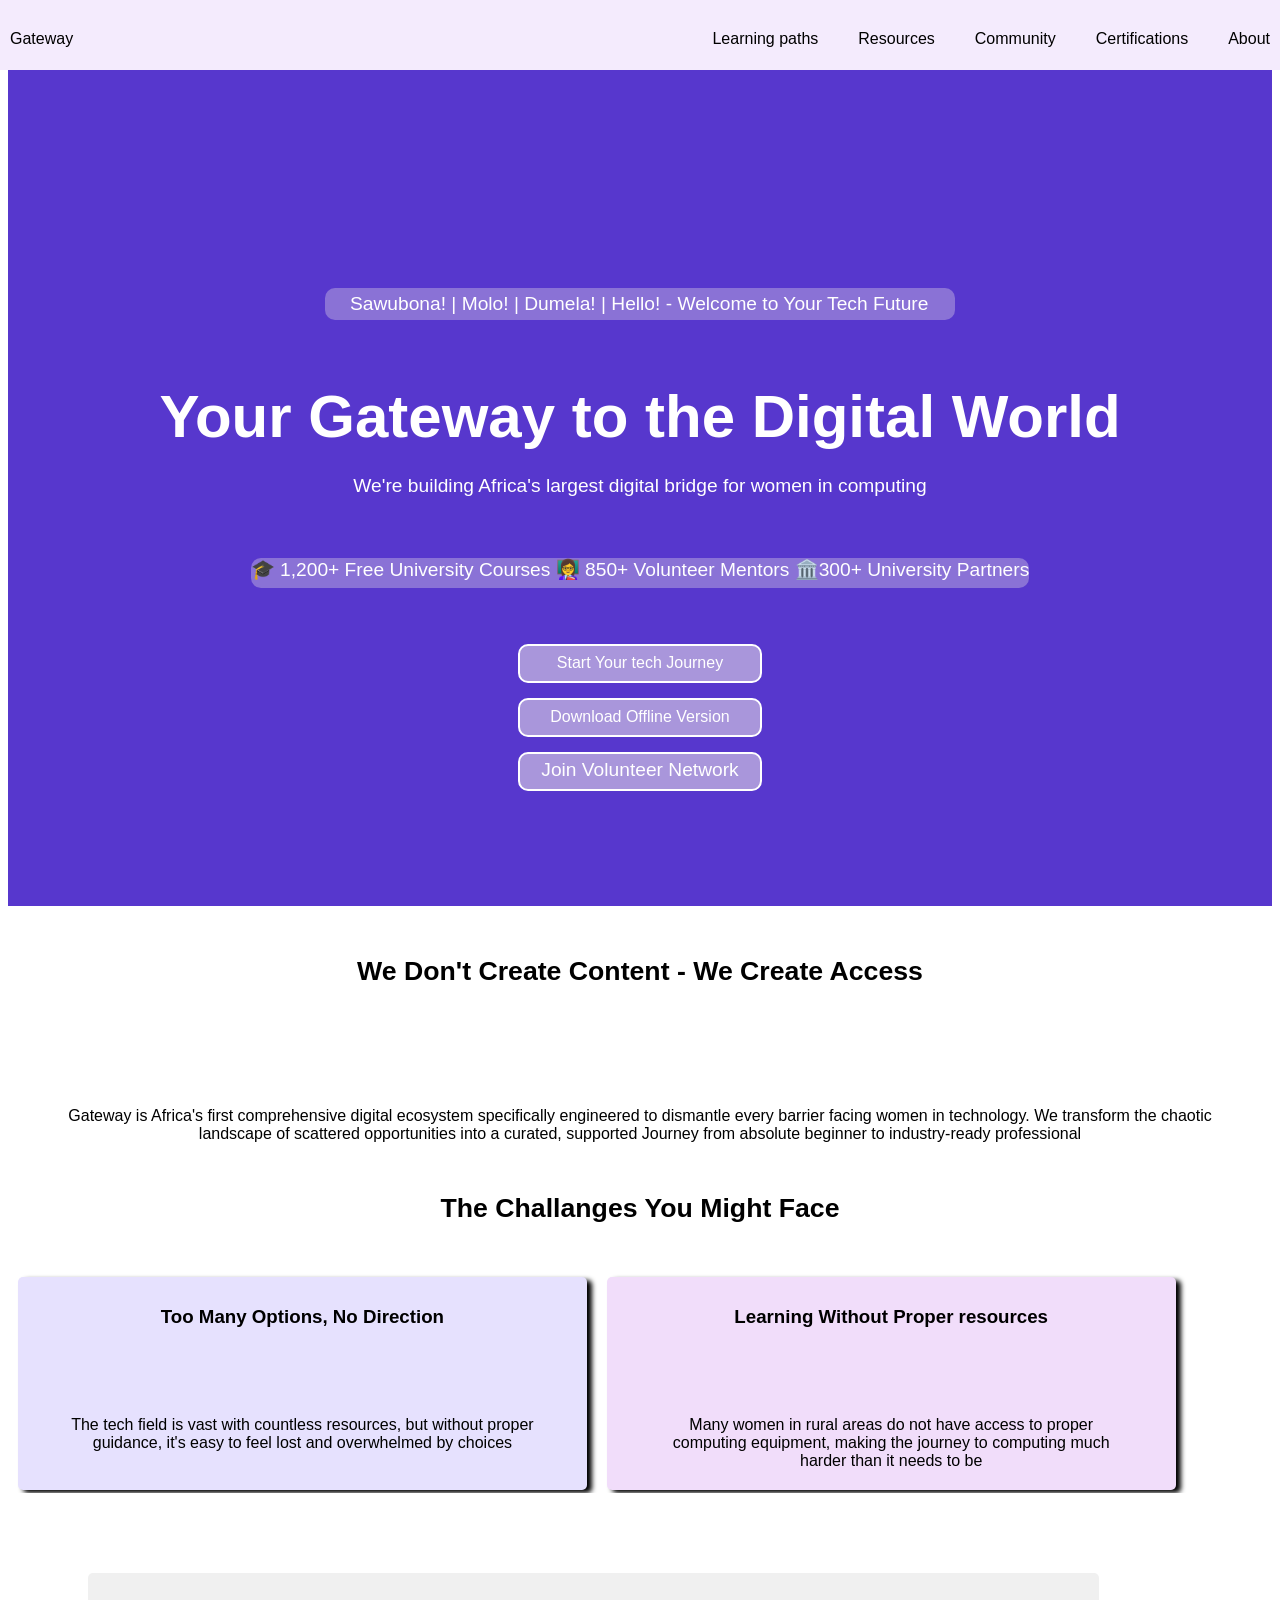
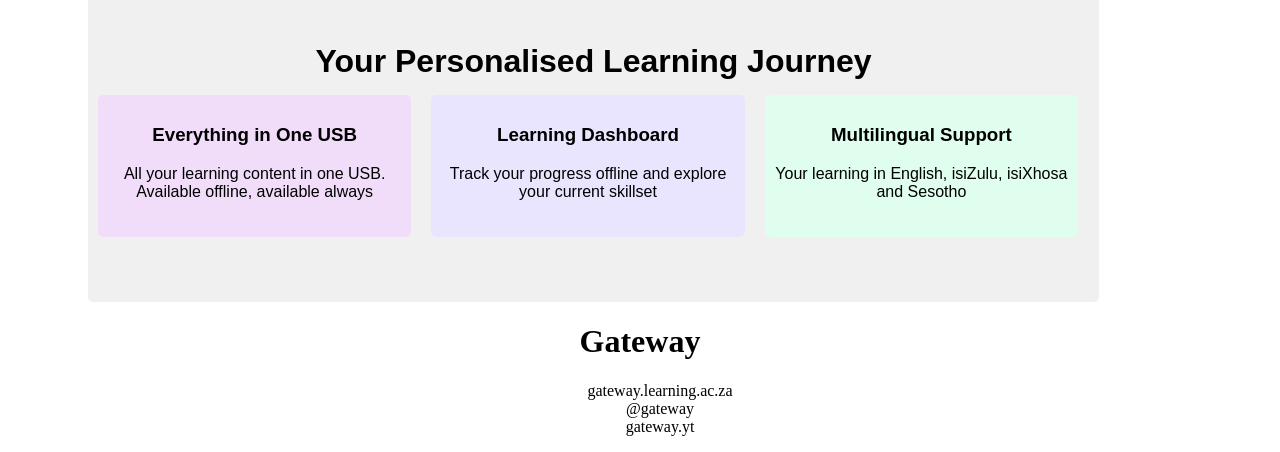
<file: docs/index.html>
<!DOCTYPE html>
<html>
    <head>
        <title>Gateway</title>
        <meta charset="utf-8">
        <link rel="stylesheet" href="stylesheet.css">
    </head>
    <body>
        <header class="site-heading" role="banner">
            <div class="wrapper">
                <a class="site-name" href="index.html">Gateway</a>
                <nav class="links">
                    <a href="#">Learning paths</a>
                    <a href="#">Resources</a>
                    <a href="#">Community</a>
                    <a href="#">Certifications</a>
                    <a href="#">About</a>
                </nav>

            </div>
            

        </header>
        <main>
            <div class="front-page" >
                <!--This takes up the whole screen-->
                <p class="greeting">
                    Sawubona! | Molo! | Dumela! | Hello! - Welcome to Your Tech Future
                </p> <br>
                <h1 class="front-page-heading">
                    Your Gateway to the Digital World
                </h1>
                <p class="front-page-description">
                    We're building Africa's largest digital bridge for women in computing
                </p> <br>

                <p class="showcase">
                    🎓 1,200+ Free University Courses  👩‍🏫 850+ Volunteer Mentors  🏛️300+ University Partners
                </p> <br>

                <div class="button-holder">
                    <div>
                        <a href="login/index.html" style="color: white;">Start Your tech Journey</a>
                    </div>
                    <div class="download">
                        <a href="documents/instructions_page.pdf" style="color: white;">Download Offline Version</a>
                    </div>
                    <div>
                        Join Volunteer Network
                    </div>
                </div>
            </div>
            
            <div class="about-div">
                <h1>
                    We Don't Create Content - We Create Access
                </h1>
                <p>
                    Gateway is Africa's first comprehensive digital ecosystem specifically engineered
                    to dismantle every barrier facing women in technology.
                    We transform the chaotic landscape of scattered opportunities into a curated, supported Journey
                    from absolute beginner to industry-ready professional
                </p>
                <h1>
                    The Challanges You Might Face
                </h1>
                <div class="challenges-div">
                    <div class="left-div">
                        <h3>
                            Too Many Options, No Direction
                        </h3>
                        <p>
                            The tech field is vast with countless resources, but without proper guidance,
                            it's easy to feel lost and overwhelmed by choices
                        </p>
                    </div>
                    <div class="right-div">
                        <h3>
                            Learning Without Proper resources
                        </h3>
                        <p>
                            Many women in rural areas do not have access to proper computing equipment,
                            making the journey to computing much harder than it needs to be
                        </p>
                    </div>
                </div>
            </div>

            

            <div class="journey-div">
                <h1 class="journey-header">
                    Your Personalised Learning Journey
                </h1>
                <div class="usb-description">
                    <h3>
                        Everything in One USB
                    </h3>
                    <p>
                        All your learning content in one USB. Available offline, available always
                    </p>
                </div>
                <div class="learning-dashboard">
                    <h3>
                        Learning Dashboard
                    </h3>
                    <p>
                        Track your progress offline and explore your current skillset
                    </p>
                </div>
                <div class="multilingual-support">
                    <h3>
                        Multilingual Support
                    </h3>
                    <p>
                        Your learning in English, isiZulu, isiXhosa and Sesotho
                    </p>
                </div>
            </div>
        </main>
        
        <footer class="site-footer">
            <h1 class="site-name">Gateway</h1>
            <ul class="socials">
                <li> gateway.learning.ac.za </li>
                <li> @gateway </li>
                <li> gateway.yt </li>
            </ul>
        </footer>
    </body>
</html>
</file>
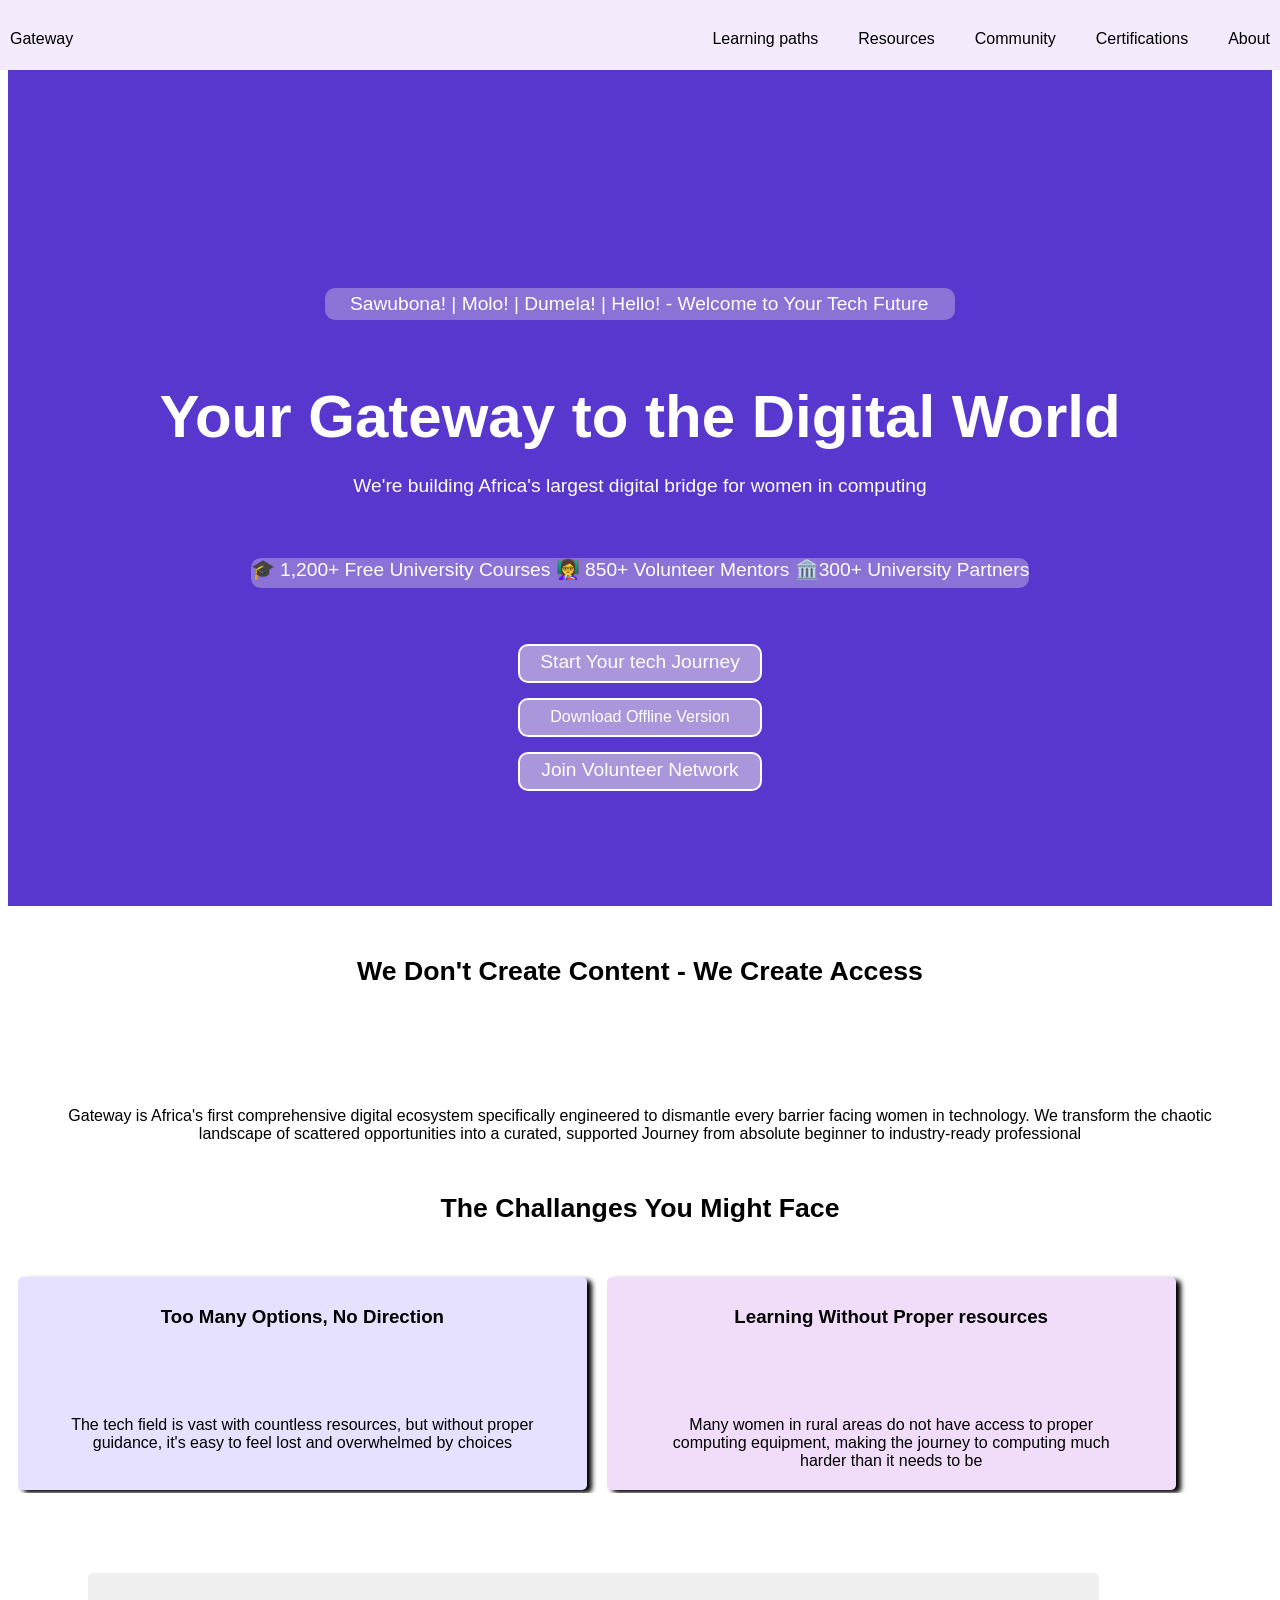
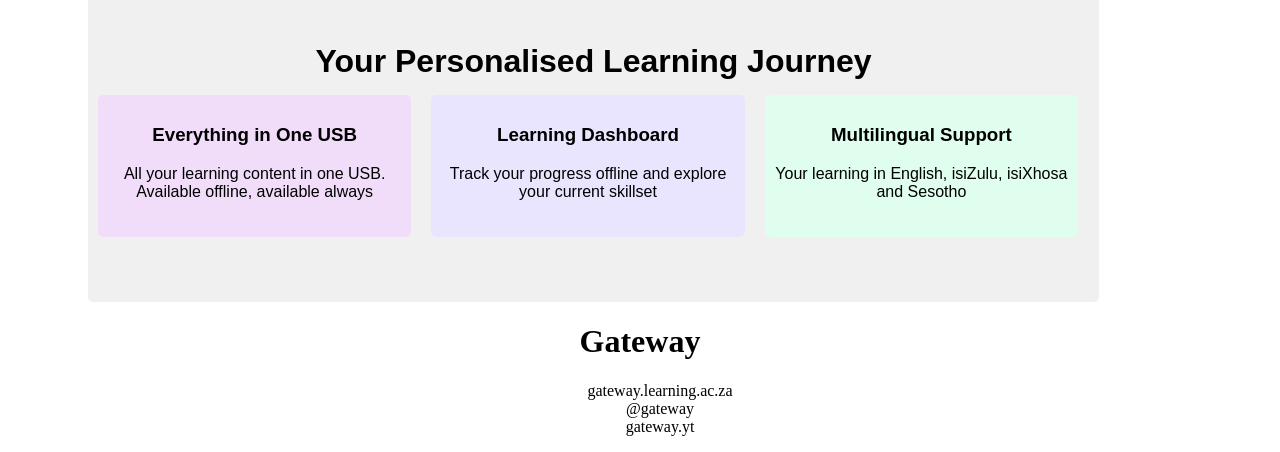
<file: docsa/index.html>
<!DOCTYPE html>
<html>
    <head>
        <title>Gateway</title>
        <meta charset="utf-8">
        <link rel="stylesheet" href="stylesheet.css">
    </head>
    <body>
        <header class="site-heading" role="banner">
            <div class="wrapper">
                <a class="site-name" href="index.html">Gateway</a>
                <nav class="links">
                    <a href="#">Learning paths</a>
                    <a href="#">Resources</a>
                    <a href="#">Community</a>
                    <a href="#">Certifications</a>
                    <a href="#">About</a>
                </nav>

            </div>
            

        </header>
        <main>
            <div class="front-page" >
                <!--This takes up the whole screen-->
                <p class="greeting">
                    Sawubona! | Molo! | Dumela! | Hello! - Welcome to Your Tech Future
                </p> <br>
                <h1 class="front-page-heading">
                    Your Gateway to the Digital World
                </h1>
                <p class="front-page-description">
                    We're building Africa's largest digital bridge for women in computing
                </p> <br>

                <p class="showcase">
                    🎓 1,200+ Free University Courses  👩‍🏫 850+ Volunteer Mentors  🏛️300+ University Partners
                </p> <br>

                <div class="button-holder">
                    <div>
                        Start Your tech Journey
                    </div>
                    <div class="download">
                        <a href="documents/Instructions.pdf" style="color: white;">Download Offline Version</a>
                    </div>
                    <div>
                        Join Volunteer Network
                    </div>
                </div>
            </div>
            
            <div class="about-div">
                <h1>
                    We Don't Create Content - We Create Access
                </h1>
                <p>
                    Gateway is Africa's first comprehensive digital ecosystem specifically engineered
                    to dismantle every barrier facing women in technology.
                    We transform the chaotic landscape of scattered opportunities into a curated, supported Journey
                    from absolute beginner to industry-ready professional
                </p>
                <h1>
                    The Challanges You Might Face
                </h1>
                <div class="challenges-div">
                    <div class="left-div">
                        <h3>
                            Too Many Options, No Direction
                        </h3>
                        <p>
                            The tech field is vast with countless resources, but without proper guidance,
                            it's easy to feel lost and overwhelmed by choices
                        </p>
                    </div>
                    <div class="right-div">
                        <h3>
                            Learning Without Proper resources
                        </h3>
                        <p>
                            Many women in rural areas do not have access to proper computing equipment,
                            making the journey to computing much harder than it needs to be
                        </p>
                    </div>
                </div>
            </div>

            

            <div class="journey-div">
                <h1 class="journey-header">
                    Your Personalised Learning Journey
                </h1>
                <div class="usb-description">
                    <h3>
                        Everything in One USB
                    </h3>
                    <p>
                        All your learning content in one USB. Available offline, available always
                    </p>
                </div>
                <div class="learning-dashboard">
                    <h3>
                        Learning Dashboard
                    </h3>
                    <p>
                        Track your progress offline and explore your current skillset
                    </p>
                </div>
                <div class="multilingual-support">
                    <h3>
                        Multilingual Support
                    </h3>
                    <p>
                        Your learning in English, isiZulu, isiXhosa and Sesotho
                    </p>
                </div>
            </div>
        </main>
        
        <footer class="site-footer">
            <h1 class="site-name">Gateway</h1>
            <ul class="socials">
                <li> gateway.learning.ac.za </li>
                <li> @gateway </li>
                <li> gateway.yt </li>
            </ul>
        </footer>
    </body>
</html>
</file>
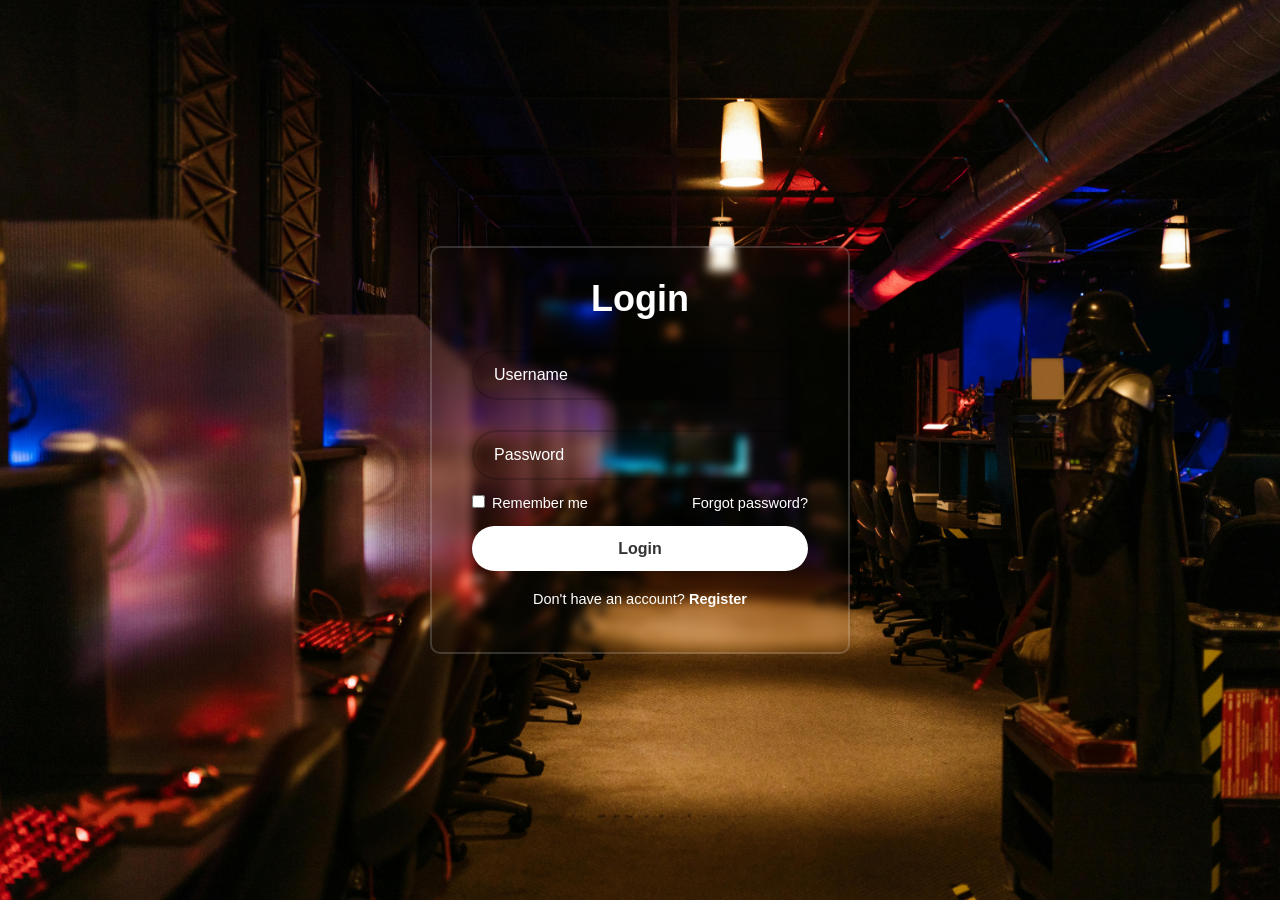
<file: docs/login/index.html>
<!DOCTYPE html>
<html lang="en">
<head>
    <meta charset="UTF-8">
    <meta name="viewport" content="width=device-width, initial-scale=1.0">
    <title>Gateway</title>
    <link rel="stylesheet" href="background-image.css">
    <link rel="icon" type="image/jpg" href="imagesfolder/masondo-favicon.jpg">
    <link href='https://cdn.boxicons.com/fonts/basic/boxicons.min.css' rel='stylesheet'>

</head>
<body>
    <!--sites for high resolution images:
        Unsplashed
        Pexels
        Pixabay
        For user icons go to: Boxicons.com
    
    -->
        
    <div class="wrapper">
        <form action="">
            <h1>Login</h1>
            <div class="input-box">
                <input type="text" placeholder="Username">
                <i class='bxr  bxs-user'  ></i> <!--style='color:#000000'-->

            </div>
            <div class="input-box">
                <input type="password" placeholder="Password">
                <i class='bxr  bxs-lock'  ></i> 
            </div>
            <div class="remember-forgot">
                <label><input type="checkbox"> Remember me</label>
                <a href="#">Forgot password?</a>
            </div>

            <button type="submit" class="btn">Login</button>

            <div class="register-link">
                <p>Don't have an account? 
                   <a href="#">Register</a></p>
            </div>

        </form>
        
    </div>

    
</body>
</html>
</file>
<file: docs/stylesheet.css>
header{
    position: fixed;
    top: 0;
    left: 0;
    width:100%;
    z-index: 1000;
}

header .wrapper{
    display: flex;
    height: 50px;
    padding-top: 20px;
    justify-content: space-between;
    background-color: rgb(244, 235, 253);

}

p{
    color: white;
    font-family: Arial, Helvetica, sans-serif;
}

a{
    color: black;
    text-decoration: none;
    font-size: medium;
    font-family: Arial, Helvetica, sans-serif;
    margin: 10px;
    
}
.sitename{
    margin: 30px
} 
.links{
    display: flex;
    font-family: Arial, Helvetica, sans-serif;
    font-size: medium;
    gap: 20px;
}
a:hover{
    text-decoration: underline;
    color: blue;
}

main .front-page {
    display: flex;
    flex-direction: column;
    justify-content:center;
    align-items: center;
    text-align: center;
    background-color: rgb(87,55,205);
    padding-top: 250px;
    padding-bottom: 100px; 
    font-size: larger;  
}

.front-page .greeting{
    display: flex;
    align-items: center;
    background-color: rgba(215, 203, 227, 0.4);
    border-radius: 10px;
    margin: 30px 30px 0px 30px;
    height: 30px;
    width: 580px;
    font-family: Arial, Helvetica, sans-serif;
    padding: 1px 25px;
    
}
.front-page-heading {
    font-size: 60px;
}

.front-page h1{
    font-family: Arial, Helvetica, sans-serif;
    color: white;
    margin-bottom: 5px;
    
}

.front-page .showcase{
    background-color: rgba(215, 203, 227, 0.4);
    border-radius: 10px;
    height: 30px;
    align-items:  center;
    max-width: 1050px;
    
}

.button-holder div{

    border-radius: 10px;
    background-color: rgba(215, 203, 227, 0.645);
    margin: 15px;
    height: 25px;
    width: 230px;
    font-family: Arial, Helvetica, sans-serif;
    color: white;
    border-color: rgb(116, 118, 119);
    border: solid 2px;
    padding: 5px
}


.button-holder div:hover{
    background-color:rgb(55, 55, 196);
}

div.about-div p, div.about-div h1, div.journey-div h1{
    margin: 0px 50px;
    color: black;
    font-family: Arial, Helvetica, sans-serif;
    text-align: center;
    padding-top: 70px;
}
div.about-div h1 {
    font-size: 20pt;
    padding-top: 50px;
    padding-bottom: 50px;
}

div.challenges-div {
    overflow: auto;
    width: 100%;
    
}

div.challenges-div div{
    width: 45%;
    float: left;
    font-family: Arial, Helvetica, sans-serif;
}

.left-div, .right-div{
    background-color: rgb(234, 230, 255);
    padding-top: 10px;
    padding-bottom: 20px;
    border-radius: 5px;
    text-align: center;
    margin: 3px 10px;
    box-shadow: 5px 3px 5px;
}


.right-div {
    background-color: rgb(241, 221, 250);
}

.left-div{
     background-color: rgb(230, 225, 254);
     padding-bottom: 38px;
}


.journey-div {
    background-color: rgba(237, 237, 237, 0.816);
    margin: 50px 0px;
    border-radius: 5px;
    overflow: auto;
    width: 80%;
    padding-bottom: 50px;
    margin: 10px 5px;
    margin-top: 80px;
    margin-left: 80px;
}

div.journey-div div {
    width: 30%;
    float: left;
    font-family: Arial, Helvetica, sans-serif;
    color: black;

    padding-top: 10px;
    padding-bottom: 20px;
    border-radius: 5px;
    text-align: center;
    margin: 15px 10px;
    padding-left: 5px;
    padding-right: 5px;
}

.usb-description, .usb-description p{
    background-color: rgb(241, 221, 250);
    color: black;
}

.learning-dashboard, .learning-dashboard p {
    background-color: rgb(234, 229, 255);
    color: black;
}

.multilingual-support, .multilingual-support p {
    background-color: rgb(223, 254, 237);
    color: black;
}

.site-footer{
    text-align: center;
}

li, ul {
    list-style: none;
}
</file>
<file: docsa/stylesheet.css>
header{
    position: fixed;
    top: 0;
    left: 0;
    width:100%;
    z-index: 1000;
}

header .wrapper{
    display: flex;
    height: 50px;
    padding-top: 20px;
    justify-content: space-between;
    background-color: rgb(244, 235, 253);

}

p{
    color: white;
    font-family: Arial, Helvetica, sans-serif;
}

a{
    color: black;
    text-decoration: none;
    font-size: medium;
    font-family: Arial, Helvetica, sans-serif;
    margin: 10px;
    
}
.sitename{
    margin: 30px
} 
.links{
    display: flex;
    font-family: Arial, Helvetica, sans-serif;
    font-size: medium;
    gap: 20px;
}
a:hover{
    text-decoration: underline;
    color: blue;
}

main .front-page {
    display: flex;
    flex-direction: column;
    justify-content:center;
    align-items: center;
    text-align: center;
    background-color: rgb(87,55,205);
    padding-top: 250px;
    padding-bottom: 100px; 
    font-size: larger;  
}

.front-page .greeting{
    display: flex;
    align-items: center;
    background-color: rgba(215, 203, 227, 0.4);
    border-radius: 10px;
    margin: 30px 30px 0px 30px;
    height: 30px;
    width: 580px;
    font-family: Arial, Helvetica, sans-serif;
    padding: 1px 25px;
    
}
.front-page-heading {
    font-size: 60px;
}

.front-page h1{
    font-family: Arial, Helvetica, sans-serif;
    color: white;
    margin-bottom: 5px;
    
}

.front-page .showcase{
    background-color: rgba(215, 203, 227, 0.4);
    border-radius: 10px;
    height: 30px;
    align-items:  center;
    max-width: 1050px;
    
}

.button-holder div{

    border-radius: 10px;
    background-color: rgba(215, 203, 227, 0.645);
    margin: 15px;
    height: 25px;
    width: 230px;
    font-family: Arial, Helvetica, sans-serif;
    color: white;
    border-color: rgb(116, 118, 119);
    border: solid 2px;
    padding: 5px
}


.button-holder div:hover{
    background-color:rgb(55, 55, 196);
}

div.about-div p, div.about-div h1, div.journey-div h1{
    margin: 0px 50px;
    color: black;
    font-family: Arial, Helvetica, sans-serif;
    text-align: center;
    padding-top: 70px;
}
div.about-div h1 {
    font-size: 20pt;
    padding-top: 50px;
    padding-bottom: 50px;
}

div.challenges-div {
    overflow: auto;
    width: 100%;
    
}

div.challenges-div div{
    width: 45%;
    float: left;
    font-family: Arial, Helvetica, sans-serif;
}

.left-div, .right-div{
    background-color: rgb(234, 230, 255);
    padding-top: 10px;
    padding-bottom: 20px;
    border-radius: 5px;
    text-align: center;
    margin: 3px 10px;
    box-shadow: 5px 3px 5px;
}


.right-div {
    background-color: rgb(241, 221, 250);
}

.left-div{
     background-color: rgb(230, 225, 254);
     padding-bottom: 38px;
}


.journey-div {
    background-color: rgba(237, 237, 237, 0.816);
    margin: 50px 0px;
    border-radius: 5px;
    overflow: auto;
    width: 80%;
    padding-bottom: 50px;
    margin: 10px 5px;
    margin-top: 80px;
    margin-left: 80px;
}

div.journey-div div {
    width: 30%;
    float: left;
    font-family: Arial, Helvetica, sans-serif;
    color: black;

    padding-top: 10px;
    padding-bottom: 20px;
    border-radius: 5px;
    text-align: center;
    margin: 15px 10px;
    padding-left: 5px;
    padding-right: 5px;
}

.usb-description, .usb-description p{
    background-color: rgb(241, 221, 250);
    color: black;
}

.learning-dashboard, .learning-dashboard p {
    background-color: rgb(234, 229, 255);
    color: black;
}

.multilingual-support, .multilingual-support p {
    background-color: rgb(223, 254, 237);
    color: black;
}

.site-footer{
    text-align: center;
}

li, ul {
    list-style: none;
}
</file>
<file: docs/login/background-image.css>
*{
    margin: 0;
    padding: 0;
    box-sizing:border-box;
    font-family: sans-serif;
}

body{
    background-image: url(pexels-rdne-7915213.jpg);
    background-repeat: no-repeat;
    background-position: center;
    background-attachment: fixed;
    background-size: cover;

    display: flex;
    justify-content: center;
    align-items: center;
    min-height: 100vh;

}

.wrapper{
    width: 420px;
    color: #fff;
    border: 2px solid rgba(225, 225, 225, .2);
    backdrop-filter: blur(5px);
    box-shadow: 0 0 10px rgba(0, 0, 0, .2);
    border-radius: 10px;
    padding: 30px 40px;
}

.wrapper h1{
    font-size: 36px;
    text-align: center;
}

.wrapper .input-box{
    position: relative;
    width: 100%;
    height: 50px;
    margin: 30px 0;
}

.input-box input{
    width: 100%;
    height: 100%;
    background: transparent;
    border: none;
    outline: none;
    border: 2px solid rgba(4, 3, 3, 0.171); /*rgba(0, 0, 0, 0.899)*/
    border-radius: 40px;
    font-size: 16px;
    color: #fff;
    padding: 20px 45px 20px 20px;
}

.input-box input::placeholder{
    color: #fff;
}

.input-box i{
    position: absolute;
    right: 20px;
    top: 50%;
    transform: translateY(-50%);
    font-size: 20px;
}

.wrapper .remember-forgot{
    display: flex;
    justify-content: space-between;
    font-size: 14.5px;
    margin: -15px 0 15px;
}

.remember-forgot label input{
    accent-color: #fff;
    margin-right: 3px;

}

.remember-forgot a{
    color:#fff;
    text-decoration: none;

}

.remember-forgot a:hover{
    text-decoration: underline;
}

.wrapper .btn{
    width: 100%;
    height: 45px;
    background: #fff;
    border: none;
    outline: none;
    border-radius: 40px;
    box-shadow: 0 0 10px rgba(0, 0, 0, .1);
    cursor: pointer;
    font-size: 16px;
    color: #333;
    font-weight: 600;
}

.wrapper .btn:hover{
    background-color: #efefef;
}

.wrapper .register-link{
    font-size: 14.5px;
    text-align: center;
    margin: 20px 0 15px;
}

.register-link p a{
    color: #fff;
    text-decoration: none;
    font-weight: 600;
}

.register-link p a:hover{
    text-decoration: underline;
}
</file>
